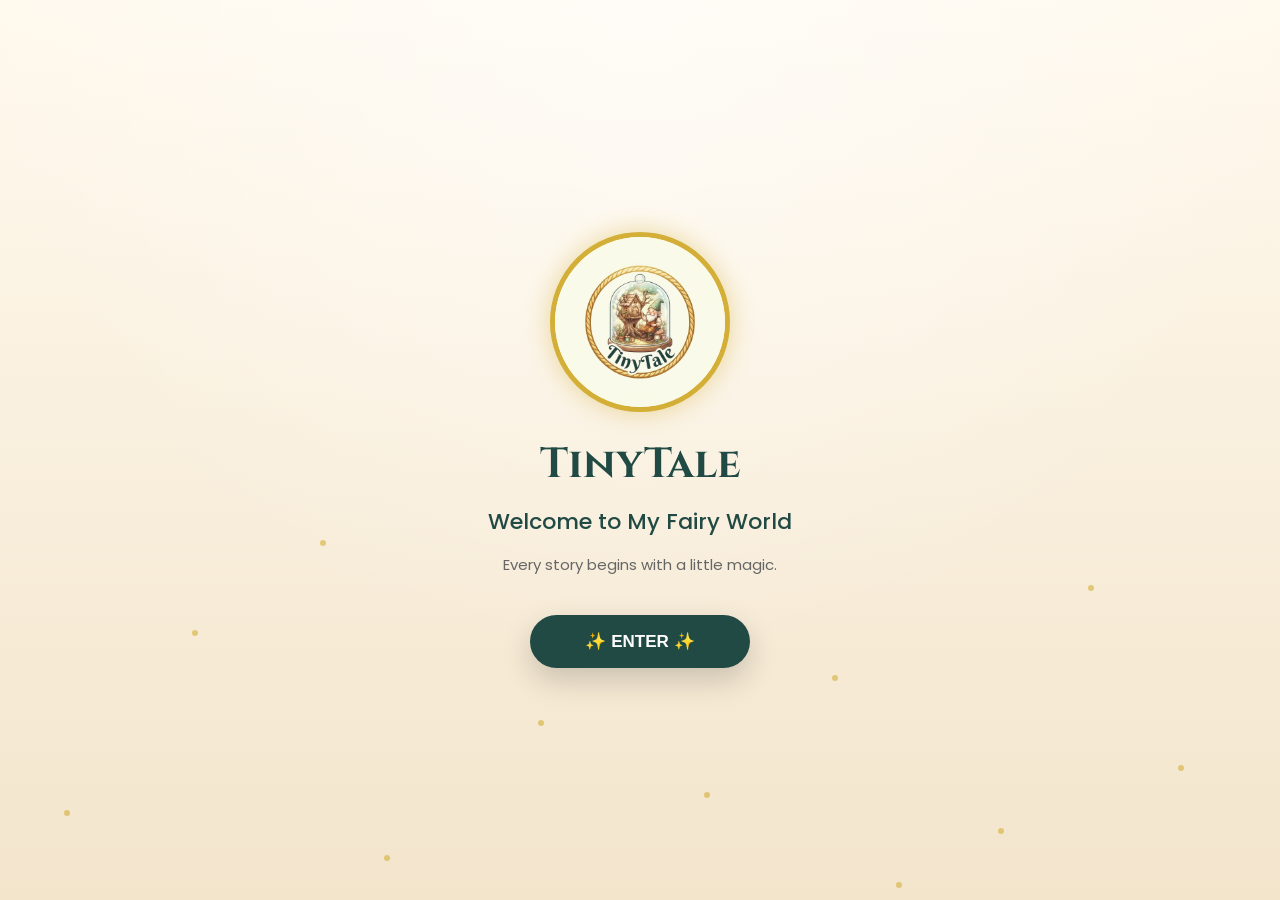
<file: index.html>
<!DOCTYPE html>
<html lang="en">
<head>
    <meta charset="UTF-8">
    <meta name="viewport" content="width=device-width, initial-scale=1.0">
    <title>TinyTale | Welcome</title>

    <meta name="theme-color" content="#1f3f3a">

    <link rel="preconnect" href="https://fonts.googleapis.com">
    <link rel="preconnect" href="https://fonts.gstatic.com" crossorigin>

    <link href="https://fonts.googleapis.com/css2?family=Cinzel:wght@500;700&family=Poppins:wght@300;400;500;600&display=swap" rel="stylesheet">

    <link rel="stylesheet" href="style.css">
</head>

<body>

    <!-- Background -->
    <div class="background"></div>

    <!-- Floating Sparkles -->
    <div class="sparkles">
        <span></span>
        <span></span>
        <span></span>
        <span></span>
        <span></span>
        <span></span>
        <span></span>
        <span></span>
        <span></span>
        <span></span>
        <span></span>
        <span></span>
    </div>

    <!-- Main Container -->
    <main class="container">

        <img
            src="logo.jpeg"
            alt="TinyTale Logo"
            class="logo"
        >

        <h1>TinyTale</h1>

        <h2>
            Welcome to My Fairy World
        </h2>

        <p class="tagline">
            Every story begins with a little magic.
        </p>

        <button id="enterBtn">
            ✨ ENTER ✨
        </button>

    </main>

    <!-- Transition -->
    <div id="transition"></div>

    <script src="app.js"></script>

</body>
</html>
</file>
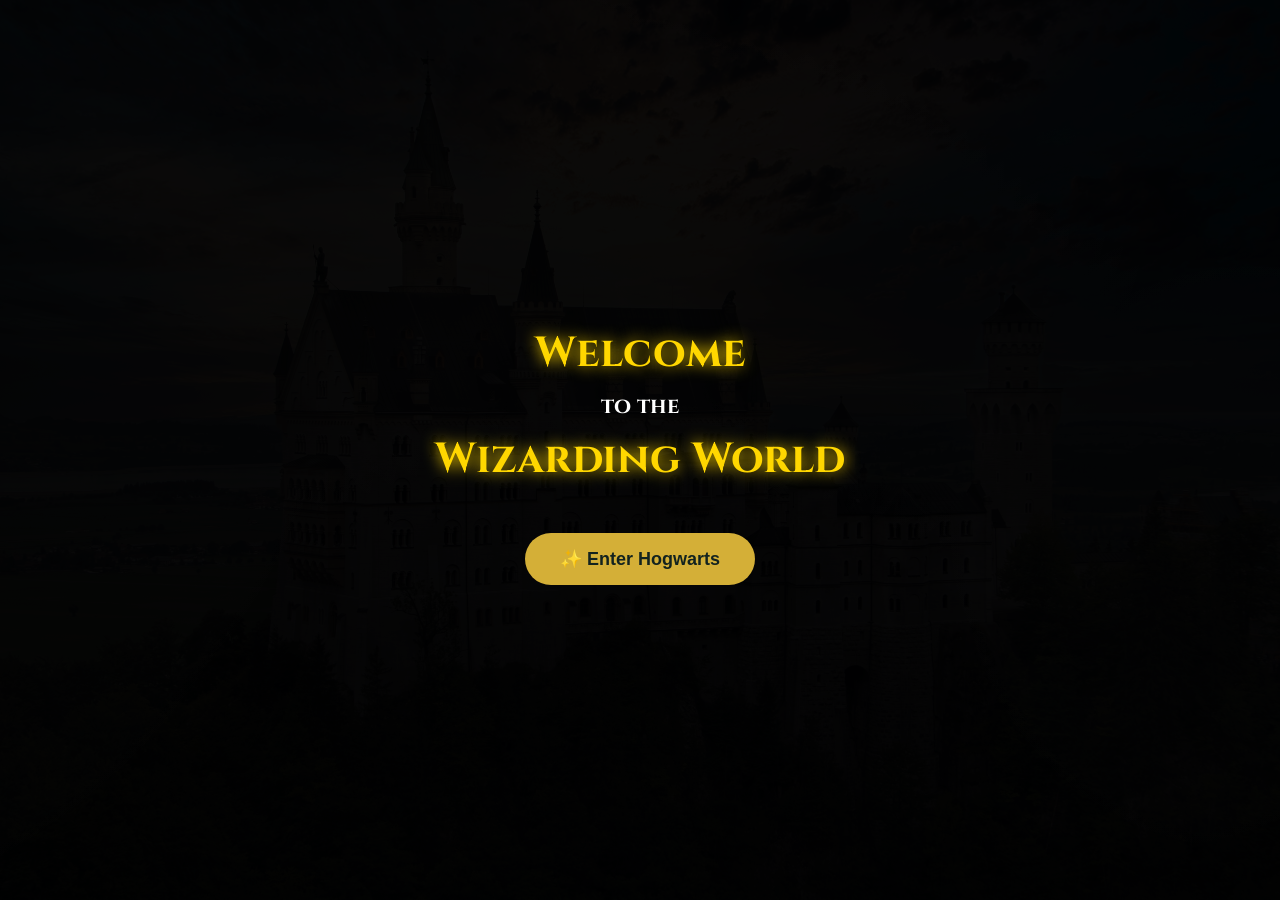
<file: harrypotter.html>
<!DOCTYPE html>
<html lang="en">

<head>

<meta charset="UTF-8">

<meta name="viewport" content="width=device-width, initial-scale=1.0">

<title>Harry Potter | TinyTale</title>

<link rel="preconnect" href="https://fonts.googleapis.com">
<link rel="preconnect" href="https://fonts.gstatic.com" crossorigin>

<link href="https://fonts.googleapis.com/css2?family=Cinzel:wght@500;700&family=Poppins:wght@300;400;500;600&display=swap" rel="stylesheet">

<link rel="stylesheet" href="harry.css">

</head>

<body>

<div class="overlay"></div>
 <div class="particles">
<div class="fog"></div>
<div class="fog fog2"></div>
    <span></span>
    <span></span>
    <span></span>
    <span></span>
    <span></span>
    <span></span>
    <span></span>
    <span></span>
    <span></span>
    <span></span>
    <span></span>
    <span></span>
    <span></span>
    <span></span>
    <span></span>

  </div>
<audio id="bgMusic" loop>
    <source src="assets/magic.mp3" type="audio/mpeg">
</audio>

<div id="intro">

    <h1>Welcome</h1>

    <h2>to the</h2>

    <h1>Wizarding World</h1>

    <button id="enterMagic">
        ✨ Enter Hogwarts
    </button>

</div>
  <div class="container" id="mainContent">

<h1>Welcome to the Wizarding World</h1>

<p>
Your magical adventure begins here.
Choose your destination below.
</p>

<div class="season-card">

<h2>Season 1</h2>

<button class="episode-btn" id="trailerBtn">
🎬 Trailer
</button>

<button class="episode-btn" id="episode1Btn">
⚡ Episode 1
</button>

<button class="locked">
🔒 Episode 2
</button>

<button class="locked">
🔒 Episode 3
</button>

<button class="locked">
🔒 Episode 4
</button>

<button class="locked">
🔒 Episode 5
</button>

<button class="locked">
🔒 Episode 6
</button>

</div>

</div>

<div id="popup">

<div class="popup-box">

<h3>Coming Soon</h3>

<p>
This episode is still being crafted.
Please check back later.
</p>

<button id="closePopup">
Close
</button>

</div>

</div>

<script src="harry.js"></script>

</body>

</html>
</file>
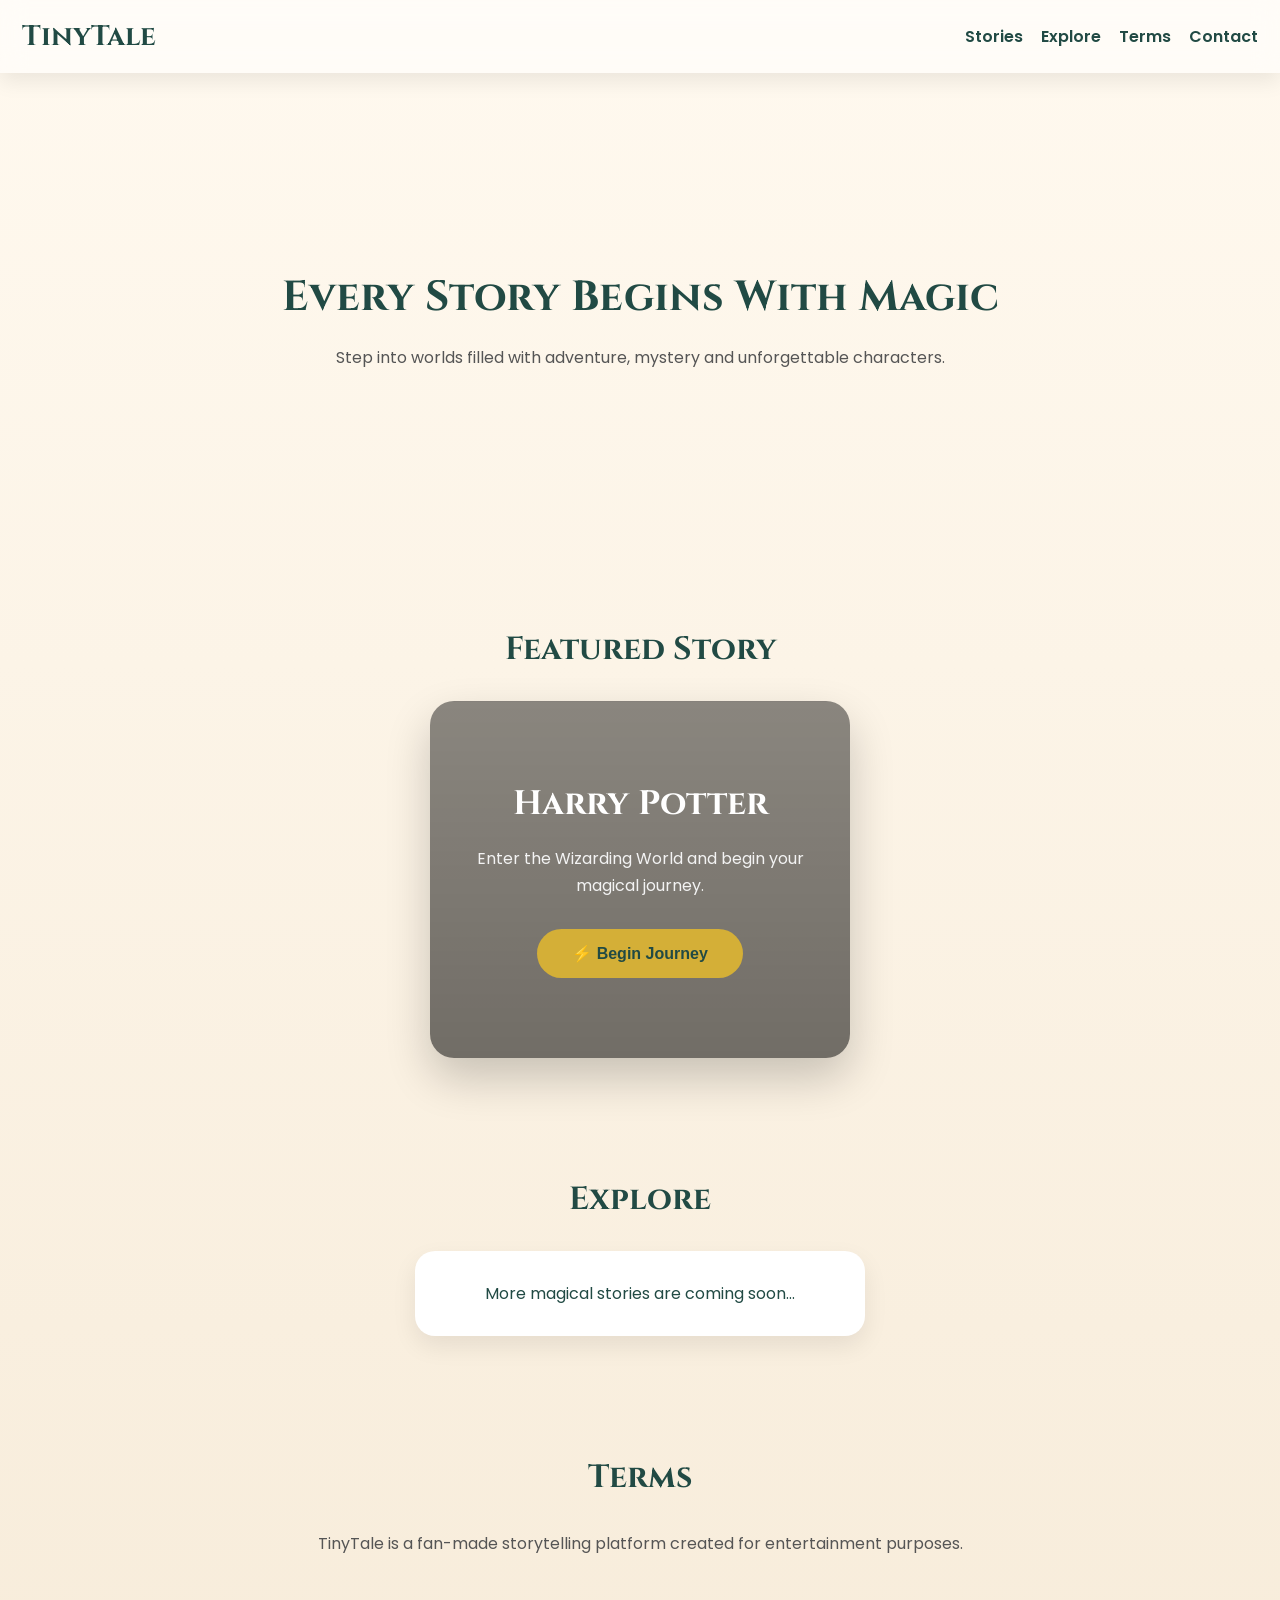
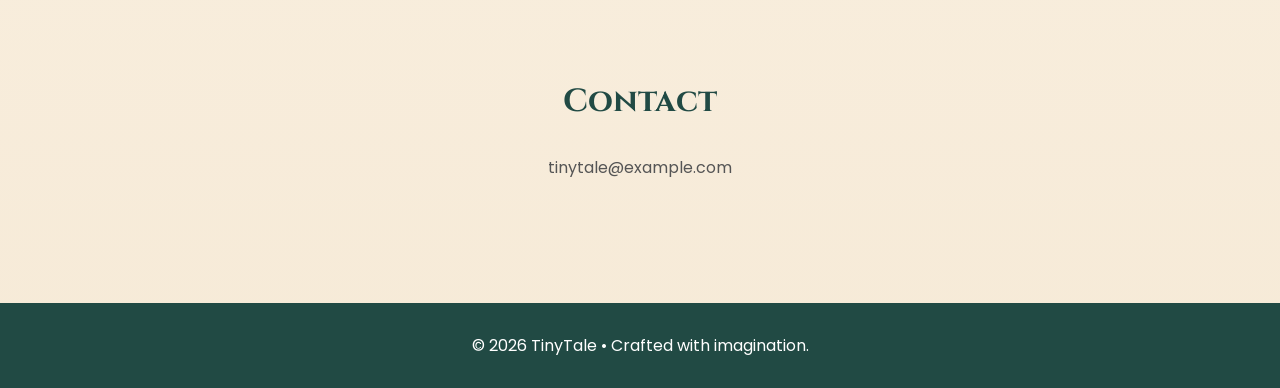
<file: main.html>
<!DOCTYPE html>
<html lang="en">

<head>

    <meta charset="UTF-8">
    <meta name="viewport" content="width=device-width, initial-scale=1.0">

    <title>TinyTale | Home</title>

    <link rel="preconnect" href="https://fonts.googleapis.com">
    <link rel="preconnect" href="https://fonts.gstatic.com" crossorigin>

    <link href="https://fonts.googleapis.com/css2?family=Cinzel:wght@500;700&family=Poppins:wght@300;400;500;600&display=swap" rel="stylesheet">

    <link rel="stylesheet" href="main.css">

</head>

<body>

<header>

    <div class="logoText">
        TinyTale
    </div>

    <nav>

        <a href="#stories">Stories</a>

        <a href="#explore">Explore</a>

        <a href="#terms">Terms</a>

        <a href="#contact">Contact</a>

    </nav>

</header>


<section class="hero">

    <h1>
        Every Story Begins With Magic
    </h1>

    <p>
        Step into worlds filled with adventure, mystery and unforgettable characters.
    </p>

</section>


<section id="stories">

    <h2>
        Featured Story
    </h2>

    <div class="storyCard">

        <div class="overlay">

            <h3>Harry Potter</h3>

            <p>
                Enter the Wizarding World and begin your magical journey.
            </p>

            <button id="journeyBtn">

                ⚡ Begin Journey

            </button>

        </div>

    </div>

</section>


<section id="explore">

    <h2>Explore</h2>

    <div class="comingSoon">

        More magical stories are coming soon...

    </div>

</section>


<section id="terms">

    <h2>Terms</h2>

    <p>

        TinyTale is a fan-made storytelling platform created for entertainment purposes.

    </p>

</section>


<section id="contact">

    <h2>Contact</h2>

    <p>

        tinytale@example.com

    </p>

</section>


<footer>

    © 2026 TinyTale • Crafted with imagination.

</footer>

<script src="main.js"></script>

</body>

</html>
</file>
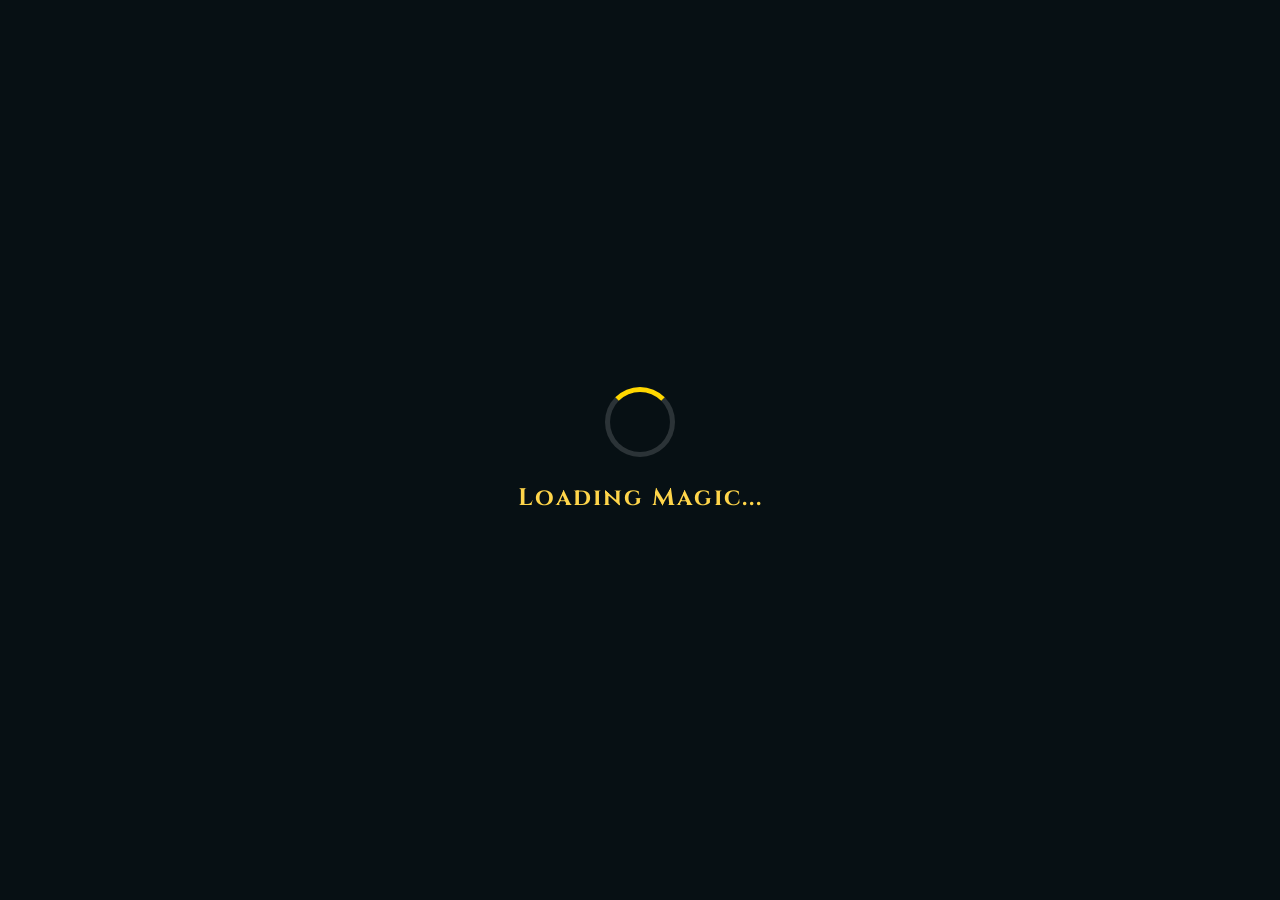
<file: player.html>
<!DOCTYPE html>
<html lang="en">

<head>

<meta charset="UTF-8">

<meta name="viewport" content="width=device-width, initial-scale=1.0">

<title>TinyTale Player</title>

<meta name="theme-color" content="#13231F">

<link rel="preconnect" href="https://fonts.googleapis.com">
<link rel="preconnect" href="https://fonts.gstatic.com" crossorigin>

<link href="https://fonts.googleapis.com/css2?family=Cinzel:wght@500;700&family=Poppins:wght@300;400;500;600&display=swap" rel="stylesheet">

<link rel="stylesheet" href="player.css">

</head>

<body>

<!-- Background -->

<div class="background"></div>

<div class="overlay"></div>

<!-- Floating Magic -->

<div class="particles">

<span></span>
<span></span>
<span></span>
<span></span>
<span></span>
<span></span>
<span></span>
<span></span>
<span></span>
<span></span>
<span></span>
<span></span>

</div>

<!-- Loading -->

<div id="loadingScreen">

<div class="loader"></div>

<h2>Loading Magic...</h2>

</div>

<!-- Main -->

<main id="playerContainer" class="container">

<header class="header">

<h1 id="episodeTitle">

Loading...

</h1>

<p id="episodeInfo">

Preparing your adventure...

</p>

</header>

<section class="videoSection">

<div class="videoCard">

<iframe

id="videoPlayer"

src=""

title="TinyTale Player"

allow="accelerometer; autoplay; clipboard-write; encrypted-media; gyroscope; picture-in-picture"

allowfullscreen>

</iframe>

</div>

</section>

<section class="storySection">

<div class="storyCard">

<h2>

Story

</h2>

<div id="storyContent">

Loading story...

</div>

</div>

</section>

<section class="navigation">

<button id="prevBtn">

⬅ Previous

</button>

<button id="nextBtn">

Next ➜

</button>

</section>

<section class="partsSection">

<h3>

Parts

</h3>

<div id="partsContainer">

<!-- Generated by player.js -->

</div>

</section>

</main>

<!-- Popup -->

<div id="popup">

<div class="popupBox">

<h2>

Coming Soon

</h2>

<p>

This part hasn't been released yet.

</p>

<button id="closePopup">

Close

</button>

</div>

</div>

<script src="player.js"></script>

</body>

</html>
</file>
<file: style.css>
/* ===========================
   TinyTale Landing Page v1.0
   =========================== */

*{
    margin:0;
    padding:0;
    box-sizing:border-box;
}

html,body{
    width:100%;
    height:100%;
    overflow:hidden;
    font-family:'Poppins',sans-serif;
}

body{
    display:flex;
    justify-content:center;
    align-items:center;
    background:linear-gradient(180deg,#FFF8EB,#F4E9D7);
    position:relative;
}

/* Background */

.background{
    position:fixed;
    inset:0;
    background:
    radial-gradient(circle at top,#ffffff90,transparent 60%),
    linear-gradient(180deg,#FFF9EE,#F3E5CC);
    z-index:-3;
}

/* Sparkles */

.sparkles{
    position:fixed;
    inset:0;
    pointer-events:none;
    overflow:hidden;
    z-index:-2;
}

.sparkles span{

    position:absolute;

    width:6px;
    height:6px;

    background:#D4AF37;

    border-radius:50%;

    opacity:.6;

    animation:float 10s linear infinite;

}

.sparkles span:nth-child(1){left:5%;top:90%;}
.sparkles span:nth-child(2){left:15%;top:70%;}
.sparkles span:nth-child(3){left:30%;top:95%;}
.sparkles span:nth-child(4){left:42%;top:80%;}
.sparkles span:nth-child(5){left:55%;top:88%;}
.sparkles span:nth-child(6){left:65%;top:75%;}
.sparkles span:nth-child(7){left:78%;top:92%;}
.sparkles span:nth-child(8){left:85%;top:65%;}
.sparkles span:nth-child(9){left:92%;top:85%;}
.sparkles span:nth-child(10){left:25%;top:60%;}
.sparkles span:nth-child(11){left:50%;top:100%;}
.sparkles span:nth-child(12){left:70%;top:98%;}

@keyframes float{

0%{
transform:translateY(0);
opacity:.2;
}

50%{
opacity:1;
}

100%{
transform:translateY(-120vh);
opacity:0;
}

}

/* Main container */

.container{

width:100%;
max-width:420px;

padding:25px;

display:flex;

flex-direction:column;

align-items:center;

justify-content:center;

text-align:center;

}

/* Logo */

.logo{

width:180px;
height:180px;

object-fit:cover;

border-radius:50%;

border:5px solid #D4AF37;

box-shadow:
0 0 25px rgba(212,175,55,.45);

animation:logoFloat 5s ease-in-out infinite;

background:white;

}

/* Title */

h1{

margin-top:24px;

font-family:'Cinzel',serif;

font-size:42px;

color:#214A44;

}

/* Subtitle */

h2{

margin-top:12px;

font-size:22px;

font-weight:500;

color:#214A44;

}

/* Tagline */

.tagline{

margin-top:14px;

font-size:15px;

line-height:1.7;

color:#666;

padding:0 10px;

}

/* Button */

#enterBtn{

margin-top:38px;

padding:16px 55px;

border:none;

border-radius:50px;

background:#214A44;

color:white;

font-size:17px;

font-weight:600;

cursor:pointer;

transition:.35s;

box-shadow:

0 12px 30px rgba(0,0,0,.18);

}

#enterBtn:hover{

transform:translateY(-4px);

background:#D4AF37;

color:#214A44;

box-shadow:

0 0 30px rgba(212,175,55,.6);

}

/* Transition */

#transition{

position:fixed;

inset:0;

background:#000;

opacity:0;

pointer-events:none;

transition:1s;

}

/* Logo animation */

@keyframes logoFloat{

0%,100%{

transform:translateY(0px);

}

50%{

transform:translateY(-10px);

}

}

/* Mobile */

@media(max-width:480px){

.logo{

width:145px;
height:145px;

}

h1{

font-size:34px;

}

h2{

font-size:20px;

}

.tagline{

font-size:14px;

}

#enterBtn{

width:85%;

padding:15px;

font-size:16px;

}

  }
</file>
<file: harry.css>
/* ===========================
   TinyTale - Harry Potter
=========================== */

*{
    margin:0;
    padding:0;
    box-sizing:border-box;
}

html,body{
    width:100%;
    min-height:100%;
    font-family:'Poppins',sans-serif;
}

body{

    background:
    linear-gradient(rgba(5,8,20,.55),rgba(5,8,20,.75)),
    url("./assets/hogwarts.jpg");

    background-size:cover;
    background-position:center;
    background-repeat:no-repeat;
    background-attachment:fixed;

    color:white;

    overflow-x:hidden;

}

/* Dark overlay */

.overlay{

    position:fixed;

    inset:0;

    background:rgba(0,0,0,.20);

    pointer-events:none;

}

/* Intro */

#intro{

    position:fixed;

    inset:0;

    display:flex;

    flex-direction:column;

    justify-content:center;

    align-items:center;

    text-align:center;

    background:rgba(0,0,0,.88);

    z-index:9999;

    transition:1s;

}

#intro h1{

    font-family:'Cinzel',serif;

    font-size:42px;

    color:#FFD700;

    text-shadow:0 0 15px gold;

    margin:10px;

}

#intro h2{

    font-family:'Cinzel',serif;

    font-size:22px;

    color:white;

}

#enterMagic{

    margin-top:35px;

    padding:15px 35px;

    border:none;

    border-radius:50px;

    background:#D4AF37;

    color:#13231F;

    font-size:18px;

    font-weight:700;

    cursor:pointer;

    transition:.35s;

}

#enterMagic:hover{

    transform:scale(1.06);

    box-shadow:0 0 25px gold;

}

/* Main */

#mainContent{

    display:none;

}

.container{

    position:relative;

    z-index:2;

    max-width:500px;

    margin:auto;

    padding:40px 20px 60px;

    text-align:center;

}

.container h1{

    font-family:'Cinzel',serif;

    font-size:38px;

    color:#FFD700;

    text-shadow:0 0 12px gold;

    margin-bottom:20px;

}

.container p{

    line-height:1.8;

    color:#eeeeee;

    margin-bottom:35px;

}

/* Card */

.season-card{

    background:rgba(255,255,255,.08);

    backdrop-filter:blur(12px);

    border:1px solid rgba(255,255,255,.15);

    border-radius:25px;

    padding:30px 20px;

    box-shadow:0 15px 40px rgba(0,0,0,.5);

}

.season-card h2{

    font-family:'Cinzel',serif;

    color:#FFD700;

    margin-bottom:25px;

}

.episode-btn,
.locked{

    width:100%;

    padding:15px;

    margin-top:15px;

    border:none;

    border-radius:50px;

    font-size:16px;

    font-weight:600;

    cursor:pointer;

    transition:.3s;

}

.episode-btn{

    background:#D4AF37;

    color:#13231F;

}

.episode-btn:hover{

    transform:translateY(-3px);

    box-shadow:0 0 20px gold;

}

.locked{

    background:#444;

    color:#ddd;

}

.locked:hover{

    background:#666;

}

/* Popup */

#popup{

    position:fixed;

    inset:0;

    display:none;

    justify-content:center;

    align-items:center;

    background:rgba(0,0,0,.75);

    z-index:999;

}

.popup-box{

    width:90%;

    max-width:350px;

    background:white;

    color:#222;

    border-radius:20px;

    padding:30px;

    text-align:center;

}

.popup-box h3{

    margin-bottom:15px;

}

.popup-box p{

    margin-bottom:25px;

    line-height:1.7;

}

#closePopup{

    border:none;

    background:#214A44;

    color:white;

    padding:12px 30px;

    border-radius:40px;

    cursor:pointer;

}

/* Mobile */

@media(max-width:768px){

#intro h1{

font-size:34px;

}

.container h1{

font-size:30px;

}

.container{

padding:30px 18px 50px;

}

}
/* ===========================
   Magical Particles
=========================== */

.particles{

    position:fixed;

    inset:0;

    overflow:hidden;

    pointer-events:none;

    z-index:1;

}

.particles span{

    position:absolute;

    bottom:-50px;

    width:6px;

    height:6px;

    border-radius:50%;

    background:#FFD700;

    box-shadow:0 0 10px #FFD700;

    animation:floatUp linear infinite;

}

.particles span:nth-child(1){left:5%;animation-duration:8s;animation-delay:0s;}
.particles span:nth-child(2){left:12%;animation-duration:11s;animation-delay:2s;}
.particles span:nth-child(3){left:20%;animation-duration:9s;animation-delay:1s;}
.particles span:nth-child(4){left:30%;animation-duration:13s;animation-delay:3s;}
.particles span:nth-child(5){left:40%;animation-duration:10s;animation-delay:5s;}
.particles span:nth-child(6){left:50%;animation-duration:12s;animation-delay:0s;}
.particles span:nth-child(7){left:60%;animation-duration:9s;animation-delay:4s;}
.particles span:nth-child(8){left:68%;animation-duration:11s;animation-delay:2s;}
.particles span:nth-child(9){left:75%;animation-duration:10s;animation-delay:1s;}
.particles span:nth-child(10){left:82%;animation-duration:14s;animation-delay:0s;}
.particles span:nth-child(11){left:88%;animation-duration:9s;animation-delay:2s;}
.particles span:nth-child(12){left:93%;animation-duration:13s;animation-delay:5s;}
.particles span:nth-child(13){left:25%;animation-duration:10s;animation-delay:6s;}
.particles span:nth-child(14){left:55%;animation-duration:12s;animation-delay:4s;}
.particles span:nth-child(15){left:78%;animation-duration:9s;animation-delay:3s;}

@keyframes floatUp{

    0%{

        transform:translateY(0) scale(.3);

        opacity:0;

    }

    20%{

        opacity:1;

    }

    80%{

        opacity:.8;

    }

    100%{

        transform:translateY(-110vh) scale(1);

        opacity:0;

    }

                              }
/* ===========================
   Moving Fog
=========================== */

.fog,
.fog2{

    position:fixed;

    top:0;

    left:-50%;

    width:200%;

    height:100%;

    pointer-events:none;

    opacity:.18;

    z-index:1;

    background:
    radial-gradient(circle at 20% 40%, rgba(255,255,255,.18), transparent 40%),
    radial-gradient(circle at 70% 60%, rgba(255,255,255,.12), transparent 35%),
    radial-gradient(circle at 50% 20%, rgba(255,255,255,.10), transparent 30%);

    animation:fogMove 35s linear infinite;

}

.fog2{

    animation-duration:55s;

    opacity:.10;

    transform:scale(1.2);

}

@keyframes fogMove{

    from{

        transform:translateX(0);

    }

    to{

        transform:translateX(25%);

    }

}
/* ===========================
   Wizard Title Animation
=========================== */

.container h1{

    animation:magicGlow 3s ease-in-out infinite;

}

@keyframes magicGlow{

    0%{

        text-shadow:
        0 0 8px gold,
        0 0 15px gold;

    }

    50%{

        text-shadow:
        0 0 20px gold,
        0 0 35px #FFD700,
        0 0 55px #FFD700;

    }

    100%{

        text-shadow:
        0 0 8px gold,
        0 0 15px gold;

    }

}

.season-card{

    animation:cardFloat 5s ease-in-out infinite;

}

@keyframes cardFloat{

    0%{

        transform:translateY(0);

    }

    50%{

        transform:translateY(-8px);

    }

    100%{

        transform:translateY(0);

    }

}

.episode-btn{

    position:relative;

    overflow:hidden;

}

.episode-btn::before{

    content:"";

    position:absolute;

    top:0;

    left:-120%;

    width:70%;

    height:100%;

    background:linear-gradient(

        90deg,

        transparent,

        rgba(255,255,255,.6),

        transparent

    );

    transform:skewX(-25deg);

    animation:shine 3s infinite;

}

@keyframes shine{

    0%{

        left:-120%;

    }

    100%{

        left:140%;

    }

}
</file>
<file: main.css>
/* ===========================
   TinyTale Home Page
=========================== */

*{
    margin:0;
    padding:0;
    box-sizing:border-box;
}

html{
    scroll-behavior:smooth;
}

body{
    font-family:'Poppins',sans-serif;
    background:linear-gradient(180deg,#fff9ef,#f6ead7);
    color:#214A44;
}

/* Header */

header{
    position:sticky;
    top:0;
    z-index:1000;

    display:flex;
    justify-content:space-between;
    align-items:center;

    padding:18px 22px;

    background:rgba(255,255,255,.55);
    backdrop-filter:blur(12px);

    box-shadow:0 8px 20px rgba(0,0,0,.08);
}

.logoText{
    font-family:'Cinzel',serif;
    font-size:28px;
    font-weight:700;
    color:#214A44;
}

nav{
    display:flex;
    gap:18px;
    flex-wrap:wrap;
}

nav a{
    text-decoration:none;
    color:#214A44;
    font-weight:600;
    transition:.3s;
}

nav a:hover{
    color:#D4AF37;
}

/* Hero */

.hero{

    min-height:55vh;

    display:flex;
    flex-direction:column;
    justify-content:center;
    align-items:center;

    text-align:center;

    padding:30px;

}

.hero h1{

    font-family:'Cinzel',serif;

    font-size:42px;

    margin-bottom:18px;

}

.hero p{

    max-width:700px;

    line-height:1.8;

    color:#555;

}

/* Sections */

section{

    padding:60px 20px;

}

section h2{

    text-align:center;

    font-family:'Cinzel',serif;

    margin-bottom:30px;

    font-size:32px;

}

/* Story Card */

.storyCard{

    max-width:420px;

    margin:auto;

    border-radius:24px;

    overflow:hidden;

    background:
    linear-gradient(
    rgba(0,0,0,.45),
    rgba(0,0,0,.55)
    ),
    url("https://images.unsplash.com/photo-1518709268805-4e9042af2176?w=1200&auto=format&fit=crop");

    background-size:cover;
    background-position:center;

    box-shadow:0 20px 45px rgba(0,0,0,.2);

    transition:.4s;

}

.storyCard:hover{

    transform:translateY(-8px);

}

.overlay{

    padding:80px 25px;

    text-align:center;

}

.overlay h3{

    color:white;

    font-family:'Cinzel',serif;

    font-size:34px;

}

.overlay p{

    color:#f3f3f3;

    margin:18px 0 30px;

    line-height:1.7;

}

#journeyBtn{

    border:none;

    padding:15px 35px;

    border-radius:50px;

    background:#D4AF37;

    color:#214A44;

    font-weight:700;

    font-size:16px;

    cursor:pointer;

    transition:.35s;

}

#journeyBtn:hover{

    transform:scale(1.05);

    box-shadow:0 0 25px rgba(212,175,55,.7);

}

/* Coming Soon */

.comingSoon{

    max-width:450px;

    margin:auto;

    background:white;

    border-radius:20px;

    padding:30px;

    text-align:center;

    box-shadow:0 10px 25px rgba(0,0,0,.08);

}

/* Terms */

#terms p,
#contact p{

    max-width:700px;

    margin:auto;

    line-height:1.9;

    text-align:center;

    color:#555;

}

/* Footer */

footer{

    padding:30px;

    text-align:center;

    background:#214A44;

    color:white;

    margin-top:60px;

}

/* Mobile */

@media(max-width:768px){

header{

flex-direction:column;

gap:15px;

}

.logoText{

font-size:26px;

}

nav{

justify-content:center;

gap:14px;

}

.hero{

min-height:45vh;

padding:20px;

}

.hero h1{

font-size:32px;

}

.hero p{

font-size:15px;

}

.overlay{

padding:60px 20px;

}

.overlay h3{

font-size:28px;

}

section h2{

font-size:28px;

}

#journeyBtn{

width:100%;

}

}
</file>
<file: player.css>
/* =========================================================
   TinyTale Player 2.0
   player.css - Full Finalized Version
========================================================= */

*{
    margin:0;
    padding:0;
    box-sizing:border-box;
}

html{
    scroll-behavior:smooth;
}

body{
    font-family:'Poppins',sans-serif;
    color:#ffffff;
    background:#071014;
    overflow-x:hidden;
    min-height:100vh;
}

/* =========================
   Background
========================= */

.background{
    position:fixed;
    inset:0;
    background:
    linear-gradient(rgba(5,10,20,.72),rgba(5,10,20,.82)),
    url("assets/hogwarts.jpg");
    background-size:cover;
    background-position:center;
    background-repeat:no-repeat;
    background-attachment:fixed;
    z-index:-3;
}

.overlay{
    position:fixed;
    inset:0;
    background:
    radial-gradient(circle at top,
    rgba(255,215,0,.08),
    transparent 45%),
    linear-gradient(
    rgba(0,0,0,.15),
    rgba(0,0,0,.45)
    );
    backdrop-filter:blur(2px);
    z-index:-2;
}

/* =========================
   Particles
========================= */

.particles{
    position:fixed;
    inset:0;
    pointer-events:none;
    overflow:hidden;
    z-index:-1;
}

.particles span{
    position:absolute;
    bottom:-40px;
    width:5px;
    height:5px;
    border-radius:50%;
    background:#FFD54A;
    box-shadow:
    0 0 10px #FFD54A,
    0 0 20px #FFD54A;
    animation:particleFloat linear infinite;
}

.particles span:nth-child(1){left:5%;animation-duration:12s;}
.particles span:nth-child(2){left:12%;animation-duration:9s;}
.particles span:nth-child(3){left:18%;animation-duration:14s;}
.particles span:nth-child(4){left:26%;animation-duration:10s;}
.particles span:nth-child(5){left:34%;animation-duration:13s;}
.particles span:nth-child(6){left:43%;animation-duration:11s;}
.particles span:nth-child(7){left:52%;animation-duration:15s;}
.particles span:nth-child(8){left:61%;animation-duration:10s;}
.particles span:nth-child(9){left:70%;animation-duration:13s;}
.particles span:nth-child(10){left:80%;animation-duration:9s;}
.particles span:nth-child(11){left:90%;animation-duration:12s;}
.particles span:nth-child(12){left:97%;animation-duration:15s;}

@keyframes particleFloat{
    from{
        transform:
        translateY(0)
        scale(.4);
        opacity:0;
    }
    20%{
        opacity:1;
    }
    to{
        transform:
        translateY(-120vh)
        scale(1);
        opacity:0;
    }
}

/* =========================
   Loading Screen
========================= */

#loadingScreen{
    position:fixed;
    inset:0;
    background:#071014;
    display:flex;
    flex-direction:column;
    justify-content:center;
    align-items:center;
    gap:25px;
    z-index:9999;
}

.loader{
    width:70px;
    height:70px;
    border-radius:50%;
    border:5px solid rgba(255,255,255,.15);
    border-top:5px solid gold;
    animation:spin 1s linear infinite;
}

#loadingScreen h2{
    font-family:'Cinzel',serif;
    color:#FFD54A;
    letter-spacing:2px;
}

@keyframes spin{
    to{
        transform:rotate(360deg);
    }
}

/* =========================
   Main Layout
========================= */

.container{
    width:min(100%,900px);
    margin:auto;
    padding:25px 18px 70px;
    display:none;
}

.header{
    text-align:center;
    margin-bottom:25px;
}

.header h1{
    font-family:'Cinzel',serif;
    color:#FFD54A;
    font-size:34px;
    text-shadow:
    0 0 10px gold,
    0 0 30px rgba(255,215,0,.35);
}

#episodeInfo{
    margin-top:10px;
    color:#d8d8d8;
    font-size:15px;
}

/* =========================
   Video Card
========================= */

.videoCard{
    width:100%;
    border-radius:24px;
    overflow:hidden;
    background:
    rgba(255,255,255,.08);
    backdrop-filter:blur(18px);
    border:
    1px solid
    rgba(255,255,255,.12);
    box-shadow:
    0 25px 60px
    rgba(0,0,0,.45);
}

.videoCard iframe{
    width:100%;
    aspect-ratio:16/9;
    display:block;
    border:none;
    background:black;
}

/* =========================
   Story Card
========================= */

.storyCard{
    margin-top:28px;
    padding:24px;
    border-radius:22px;
    background:
    rgba(255,255,255,.08);
    backdrop-filter:blur(18px);
    border:
    1px solid
    rgba(255,255,255,.12);
}

.storyCard h2{
    color:#FFD54A;
    font-family:'Cinzel',serif;
    margin-bottom:18px;
}

#storyContent{
    line-height:1.9;
    color:#ececec;
    font-size:15px;
    word-break:break-word;
}

/* =========================
   Navigation
========================= */

.navigation{
    display:flex;
    gap:15px;
    margin-top:28px;
}

.navigation button{
    flex:1;
    padding:15px;
    border:none;
    border-radius:50px;
    cursor:pointer;
    font-size:15px;
    font-weight:600;
    font-family:'Poppins',sans-serif;
    color:#13231F;
    background:linear-gradient(135deg,#FFD54A,#FFC107);
    transition:.35s;
    box-shadow:
    0 10px 25px rgba(0,0,0,.30);
}

.navigation button:hover{
    transform:translateY(-3px);
    box-shadow:
    0 0 18px gold,
    0 15px 35px rgba(0,0,0,.40);
}

.navigation button:active{
    transform:scale(.97);
}

.navigation button:disabled{
    opacity:.45;
    cursor:not-allowed;
    transform:none;
    box-shadow:none;
}

/* =========================
   Parts (Horizontal Scroll)
========================= */

.partsSection{
    margin-top:35px;
}

.partsSection h3{
    text-align:center;
    font-family:'Cinzel',serif;
    color:#FFD54A;
    margin-bottom:18px;
}

#partsContainer{
    display: flex;
    overflow-x: auto;
    gap: 12px;
    padding-bottom: 10px;
    scrollbar-width: thin;
    white-space: nowrap;
    -webkit-overflow-scrolling: touch;
}

.partButton{
    flex: 0 0 auto;
    padding: 14px 25px;
    border: none;
    border-radius: 40px;
    background: rgba(255,255,255,.08);
    color: #ffffff;
    backdrop-filter: blur(12px);
    border: 1px solid rgba(255,255,255,.10);
    cursor: pointer;
    transition: .35s;
    font-family: 'Poppins', sans-serif;
    font-weight: 500;
}

.partButton:hover{
    background:#FFD54A;
    color:#13231F;
    transform:translateY(-3px);
    box-shadow: 0 0 15px gold;
}

.partButton.active{
    background: linear-gradient(135deg,#FFD54A,#FFC107);
    color:#13231F;
    font-weight:700;
    box-shadow: 0 0 20px gold;
}

/* =========================
   Popup
========================= */

#popup{
    position:fixed;
    inset:0;
    background:rgba(0,0,0,.70);
    display:none;
    justify-content:center;
    align-items:center;
    z-index:999;
    padding:20px;
}

.popupBox{
    width:min(100%,420px);
    background:
    rgba(18,30,40,.95);
    border-radius:22px;
    padding:30px;
    text-align:center;
    border:1px solid rgba(255,255,255,.10);
    box-shadow:
    0 20px 50px rgba(0,0,0,.50);
    animation:popupScale .35s ease;
}

.popupBox h2{
    color:#FFD54A;
    font-family:'Cinzel',serif;
    margin-bottom:15px;
}

.popupBox p{
    color:#dddddd;
    line-height:1.8;
}

#closePopup{
    margin-top:25px;
    border:none;
    cursor:pointer;
    padding:13px 30px;
    border-radius:50px;
    background:
    linear-gradient(135deg,#FFD54A,#FFC107);
    color:#13231F;
    font-weight:700;
    transition:.3s;
}

#closePopup:hover{
    transform:translateY(-2px);
    box-shadow:
    0 0 15px gold;
}

@keyframes popupScale{
    from{
        opacity:0;
        transform:scale(.85);
    }
    to{
        opacity:1;
        transform:scale(1);
    }
}

/* =========================
   Scrollbar
========================= */

::-webkit-scrollbar{
    width:8px;
    height: 8px;
}

::-webkit-scrollbar-track{
    background:#081218;
}

::-webkit-scrollbar-thumb{
    background:#FFD54A;
    border-radius:20px;
}

::-webkit-scrollbar-thumb:hover{
    background:#FFC107;
}

/* =========================
   Mobile
========================= */

@media (max-width:768px){
.header h1{
    font-size:28px;
}
.storyCard{
    padding:18px;
}
.navigation{
    flex-direction:column;
}
.navigation button{
    width:100%;
}
}

@media (max-width:480px){
.container{
    padding:18px 12px 50px;
}
.header h1{
    font-size:24px;
}
#episodeInfo{
    font-size:14px;
}
.storyCard{
    padding:16px;
}
.storyCard h2{
    font-size:20px;
}
#storyContent{
    font-size:14px;
    line-height:1.8;
}
.partButton{
    padding:13px;
}
.loader{
    width:60px;
    height:60px;
}
#loadingScreen h2{
    font-size:20px;
}
}

@media (min-width:1200px){
.container{
    max-width:1000px;
}
.header h1{
    font-size:40px;
}
}
</file>
